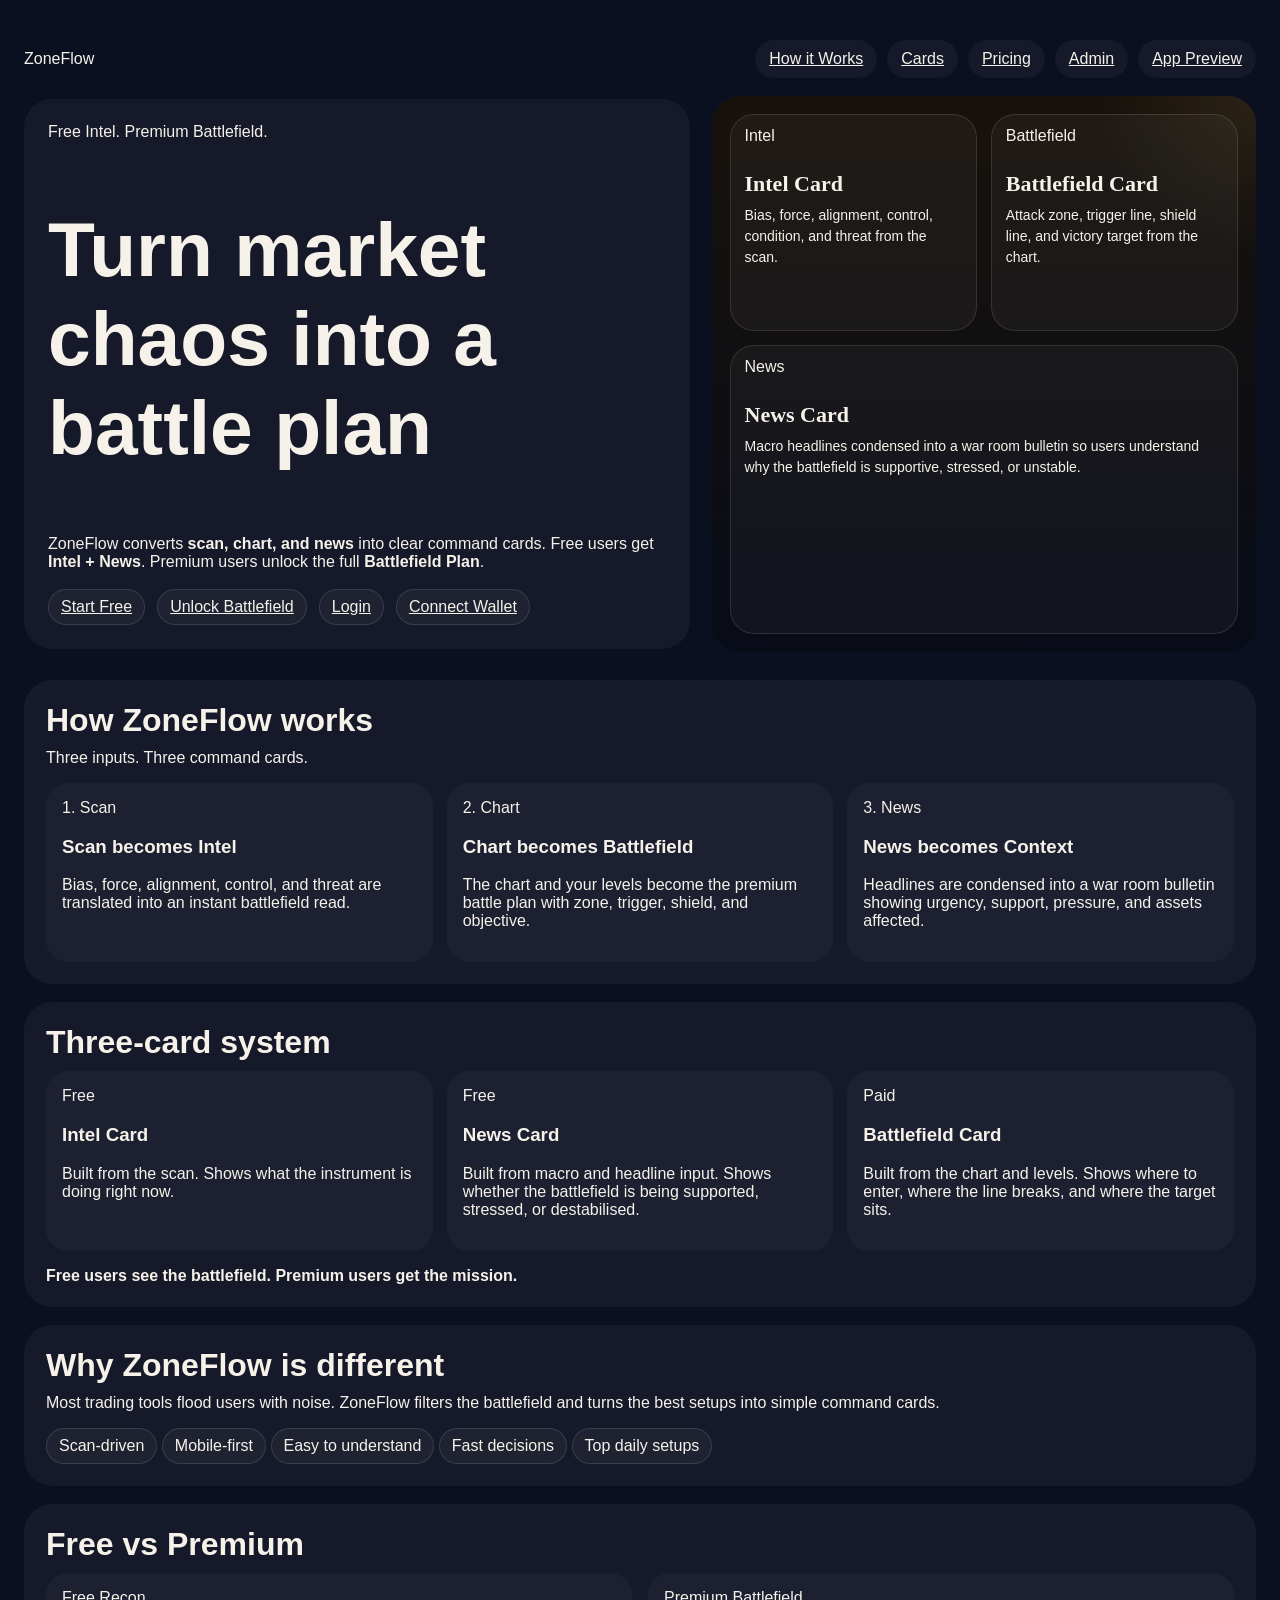
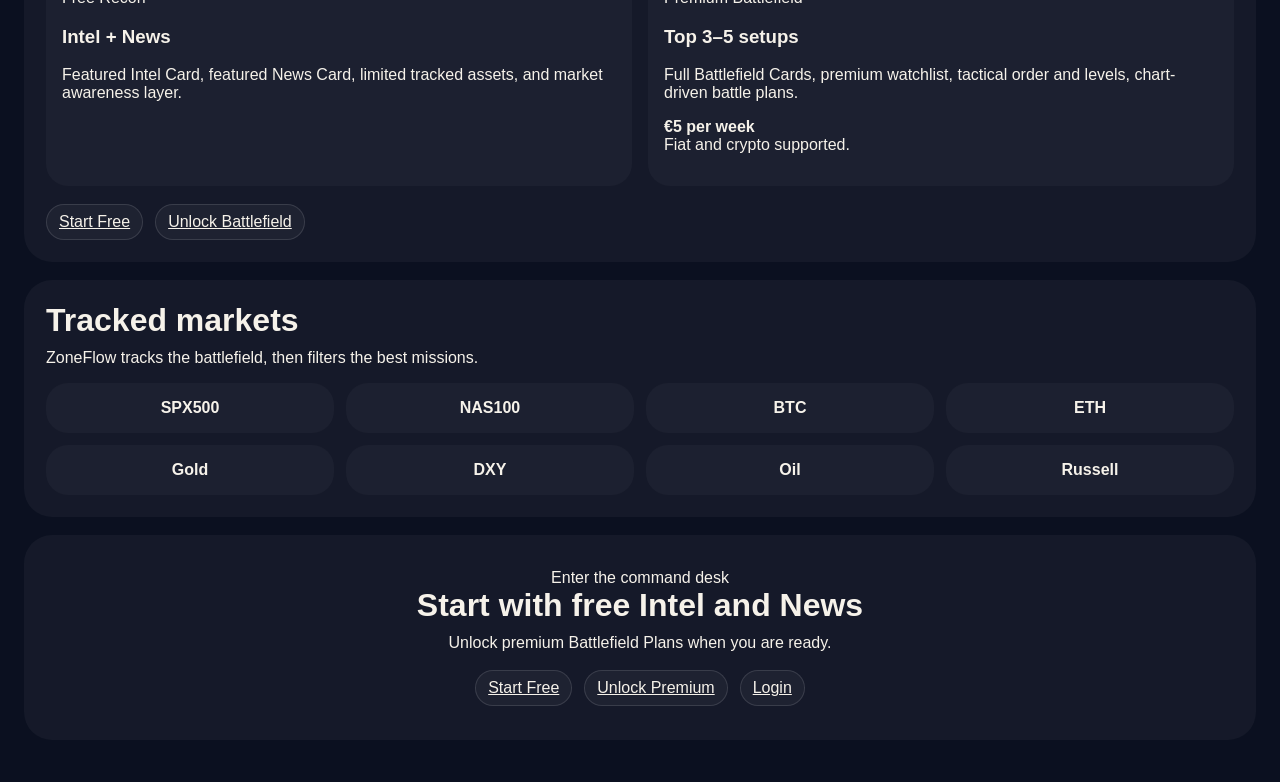
<file: index.html>
<!doctype html>
<html lang="en">
<head>
  <meta charset="utf-8">
  <meta name="viewport" content="width=device-width,initial-scale=1">
  <title>ZoneFlow</title>
  <link rel="stylesheet" href="assets/styles.css">
  <style>
    .hero{
      display:grid;grid-template-columns:1.1fr .9fr;gap:22px;align-items:center;
      margin:18px 0 28px;
    }
    .hero-panel,.section-card{
      border:1px solid var(--line);
      background:rgba(255,255,255,.04);
      border-radius:28px;
      box-shadow:var(--shadow);
    }
    .hero-panel{padding:24px}
    .hero h1{font-size:clamp(42px,6vw,78px)}
    .cta-row{display:flex;gap:12px;flex-wrap:wrap;margin-top:18px}
    .hero-art{
      min-height:520px;padding:18px;display:grid;grid-template-columns:1fr 1fr;gap:14px;
      background:
        radial-gradient(circle at top right, rgba(216,176,108,.10), transparent 20%),
        linear-gradient(180deg, rgba(24,18,12,.98), rgba(8,12,24,.98));
    }
    .mini-card{
      border:1px solid rgba(255,236,204,.12);
      border-radius:24px;overflow:hidden;position:relative;
      background:rgba(255,255,255,.04)
    }
    .mini-card .head{
      display:flex;justify-content:space-between;gap:10px;padding:12px 14px;border-bottom:1px solid var(--line)
    }
    .mini-card .body{padding:14px}
    .mini-card h3{margin:0;font-size:22px;font-family:Georgia,"Times New Roman",serif}
    .mini-card p{margin:8px 0 0;color:var(--muted);line-height:1.5;font-size:14px}
    .stack{display:grid;gap:18px}
    .section-card{padding:22px;margin:0 0 18px}
    .section-card h2{margin:0 0 10px;font-size:32px}
    .steps{display:grid;grid-template-columns:repeat(3,1fr);gap:14px}
    .step,.plan,.market{
      border:1px solid var(--line);border-radius:22px;padding:16px;background:rgba(255,255,255,.03)
    }
    .plans{display:grid;grid-template-columns:1fr 1fr;gap:16px}
    .markets{display:grid;grid-template-columns:repeat(4,1fr);gap:12px}
    .market{font-weight:700;text-align:center}
    .footer-cta{
      text-align:center;padding:34px 22px
    }
    .nav{
      display:flex;justify-content:space-between;gap:16px;align-items:center;flex-wrap:wrap;
      margin-bottom:12px
    }
    .nav-links{display:flex;gap:10px;flex-wrap:wrap}
    .nav-links a{
      padding:10px 14px;border-radius:999px;border:1px solid var(--line);background:rgba(255,255,255,.04)
    }
    @media (max-width:1100px){
      .hero,.steps,.plans,.markets,.hero-art{grid-template-columns:1fr}
      .hero-art{min-height:auto}
    }
  </style>
</head>
<body>
  <div class="wrap">
    <div class="nav">
      <div>
        <div class="eyebrow">ZoneFlow</div>
      </div>
      <div class="nav-links">
        <a href="#how">How it Works</a>
        <a href="#cards">Cards</a>
        <a href="#pricing">Pricing</a>
        <a href="admin.html">Admin</a>
        <a href="dashboard.html">App Preview</a>
      </div>
    </div>

    <section class="hero">
      <div class="hero-panel">
        <div class="eyebrow">Free Intel. Premium Battlefield.</div>
        <h1>Turn market chaos into a battle plan</h1>
        <p class="lead">
          ZoneFlow converts <strong>scan, chart, and news</strong> into clear command cards.
          Free users get <strong>Intel + News</strong>. Premium users unlock the full <strong>Battlefield Plan</strong>.
        </p>
        <div class="cta-row">
          <a class="btn primary" href="dashboard.html">Start Free</a>
          <a class="btn" href="pricing.html">Unlock Battlefield</a>
          <a class="btn" href="admin.html">Login</a>
          <a class="btn" href="admin.html">Connect Wallet</a>
        </div>
      </div>

      <div class="hero-panel hero-art">
        <div class="mini-card">
          <div class="head"><div class="card-tag"><span class="dot" style="background:var(--cyan)"></span> Intel</div></div>
          <div class="body">
            <h3>Intel Card</h3>
            <p>Bias, force, alignment, control, condition, and threat from the scan.</p>
          </div>
        </div>
        <div class="mini-card">
          <div class="head"><div class="card-tag"><span class="dot" style="background:var(--gold)"></span> Battlefield</div></div>
          <div class="body">
            <h3>Battlefield Card</h3>
            <p>Attack zone, trigger line, shield line, and victory target from the chart.</p>
          </div>
        </div>
        <div class="mini-card" style="grid-column:1 / -1; min-height:240px;">
          <div class="head"><div class="card-tag"><span class="dot" style="background:var(--amber)"></span> News</div></div>
          <div class="body">
            <h3>News Card</h3>
            <p>Macro headlines condensed into a war room bulletin so users understand why the battlefield is supportive, stressed, or unstable.</p>
          </div>
        </div>
      </div>
    </section>

    <section id="how" class="section-card">
      <h2>How ZoneFlow works</h2>
      <p class="lead" style="margin-top:0">Three inputs. Three command cards.</p>
      <div class="steps">
        <div class="step">
          <div class="eyebrow">1. Scan</div>
          <h3>Scan becomes Intel</h3>
          <p>Bias, force, alignment, control, and threat are translated into an instant battlefield read.</p>
        </div>
        <div class="step">
          <div class="eyebrow">2. Chart</div>
          <h3>Chart becomes Battlefield</h3>
          <p>The chart and your levels become the premium battle plan with zone, trigger, shield, and objective.</p>
        </div>
        <div class="step">
          <div class="eyebrow">3. News</div>
          <h3>News becomes Context</h3>
          <p>Headlines are condensed into a war room bulletin showing urgency, support, pressure, and assets affected.</p>
        </div>
      </div>
    </section>

    <section id="cards" class="section-card">
      <h2>Three-card system</h2>
      <div class="steps">
        <div class="step">
          <div class="card-tag"><span class="dot" style="background:var(--cyan)"></span> Free</div>
          <h3>Intel Card</h3>
          <p>Built from the scan. Shows what the instrument is doing right now.</p>
        </div>
        <div class="step">
          <div class="card-tag"><span class="dot" style="background:var(--amber)"></span> Free</div>
          <h3>News Card</h3>
          <p>Built from macro and headline input. Shows whether the battlefield is being supported, stressed, or destabilised.</p>
        </div>
        <div class="step">
          <div class="card-tag"><span class="dot" style="background:var(--gold)"></span> Paid</div>
          <h3>Battlefield Card</h3>
          <p>Built from the chart and levels. Shows where to enter, where the line breaks, and where the target sits.</p>
        </div>
      </div>
      <p class="lead" style="margin-bottom:0"><strong>Free users see the battlefield. Premium users get the mission.</strong></p>
    </section>

    <section class="section-card">
      <h2>Why ZoneFlow is different</h2>
      <p class="lead" style="margin-top:0">
        Most trading tools flood users with noise. ZoneFlow filters the battlefield and turns the best setups into simple command cards.
      </p>
      <div class="chips">
        <div class="chip">Scan-driven</div>
        <div class="chip">Mobile-first</div>
        <div class="chip">Easy to understand</div>
        <div class="chip">Fast decisions</div>
        <div class="chip">Top daily setups</div>
      </div>
    </section>

    <section id="pricing" class="section-card">
      <h2>Free vs Premium</h2>
      <div class="plans">
        <div class="plan">
          <div class="eyebrow">Free Recon</div>
          <h3>Intel + News</h3>
          <p>Featured Intel Card, featured News Card, limited tracked assets, and market awareness layer.</p>
        </div>
        <div class="plan">
          <div class="eyebrow">Premium Battlefield</div>
          <h3>Top 3–5 setups</h3>
          <p>Full Battlefield Cards, premium watchlist, tactical order and levels, chart-driven battle plans.</p>
          <p><strong>€5 per week</strong><br>Fiat and crypto supported.</p>
        </div>
      </div>
      <div class="cta-row">
        <a class="btn primary" href="dashboard.html">Start Free</a>
        <a class="btn good" href="pricing.html">Unlock Battlefield</a>
      </div>
    </section>

    <section class="section-card">
      <h2>Tracked markets</h2>
      <p class="lead" style="margin-top:0">ZoneFlow tracks the battlefield, then filters the best missions.</p>
      <div class="markets">
        <div class="market">SPX500</div>
        <div class="market">NAS100</div>
        <div class="market">BTC</div>
        <div class="market">ETH</div>
        <div class="market">Gold</div>
        <div class="market">DXY</div>
        <div class="market">Oil</div>
        <div class="market">Russell</div>
      </div>
    </section>

    <section class="section-card footer-cta">
      <div class="eyebrow">Enter the command desk</div>
      <h2>Start with free Intel and News</h2>
      <p class="lead" style="margin:10px auto 18px;max-width:760px">
        Unlock premium Battlefield Plans when you are ready.
      </p>
      <div class="cta-row" style="justify-content:center">
        <a class="btn primary" href="dashboard.html">Start Free</a>
        <a class="btn good" href="pricing.html">Unlock Premium</a>
        <a class="btn" href="admin.html">Login</a>
      </div>
    </section>
  </div>
</body>
</html>
</file>
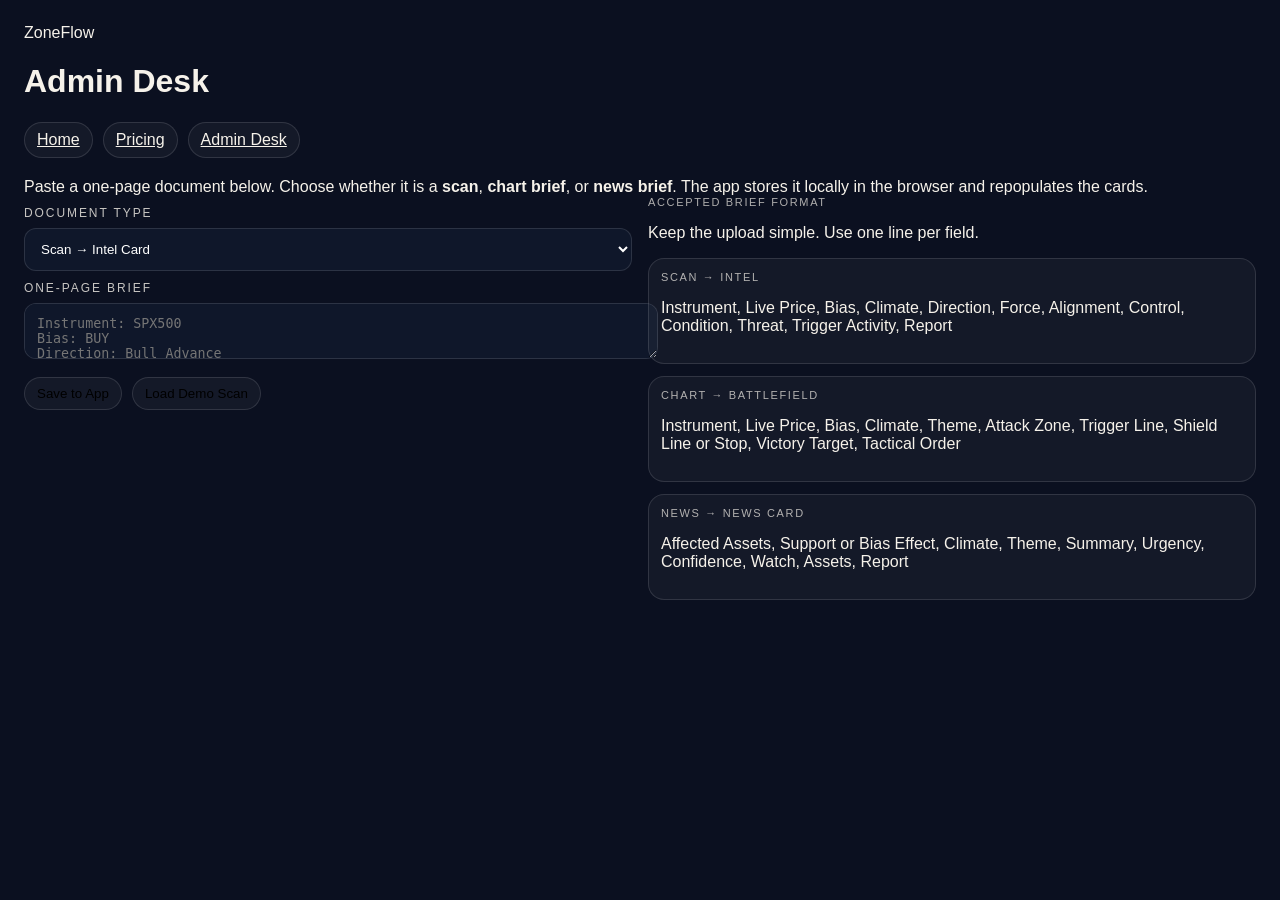
<file: admin.html>
<!doctype html><html lang='en'><head><meta charset='utf-8'><meta name='viewport' content='width=device-width,initial-scale=1'><title>Admin Desk</title><link rel='stylesheet' href='assets/styles.css'></head><body><div class='wrap'><div class='eyebrow'>ZoneFlow</div><h1>Admin Desk</h1><div class='nav'><a class='badge' href='index.html'>Home</a><a class='badge' href='pricing.html'>Pricing</a><a class='badge' href='admin.html'>Admin Desk</a></div><div class='header-card'>Paste a one-page document below. Choose whether it is a <strong>scan</strong>, <strong>chart brief</strong>, or <strong>news brief</strong>. The app stores it locally in the browser and repopulates the cards.</div><div class='grid-2'><section class='form-card'><form id='brief-form'><label for='source'>Document Type</label><select id='source'><option value='scan'>Scan → Intel Card</option><option value='chart'>Chart / Zone Brief → Battlefield Card</option><option value='news'>News Brief → News Card</option></select><label for='brief'>One-Page Brief</label><textarea id='brief' placeholder='Instrument: SPX500&#10;Bias: BUY&#10;Direction: Bull Advance'></textarea><div style='display:flex;gap:10px;flex-wrap:wrap;margin-top:14px'><button class='btn primary' type='submit'>Save to App</button><button class='btn' type='button' id='load-demo'>Load Demo Scan</button></div><div id='save-note' class='footer-note' style='margin-top:12px'></div></form></section><section class='form-card'><div class='mini'>Accepted Brief Format</div><p>Keep the upload simple. Use one line per field.</p><div class='panel'><div class='mini'>Scan → Intel</div><p>Instrument, Live Price, Bias, Climate, Direction, Force, Alignment, Control, Condition, Threat, Trigger Activity, Report</p></div><div class='panel' style='margin-top:12px'><div class='mini'>Chart → Battlefield</div><p>Instrument, Live Price, Bias, Climate, Theme, Attack Zone, Trigger Line, Shield Line or Stop, Victory Target, Tactical Order</p></div><div class='panel' style='margin-top:12px'><div class='mini'>News → News Card</div><p>Affected Assets, Support or Bias Effect, Climate, Theme, Summary, Urgency, Confidence, Watch, Assets, Report</p></div></section></div></div><script src='assets/app.js'></script></body></html>
</file>
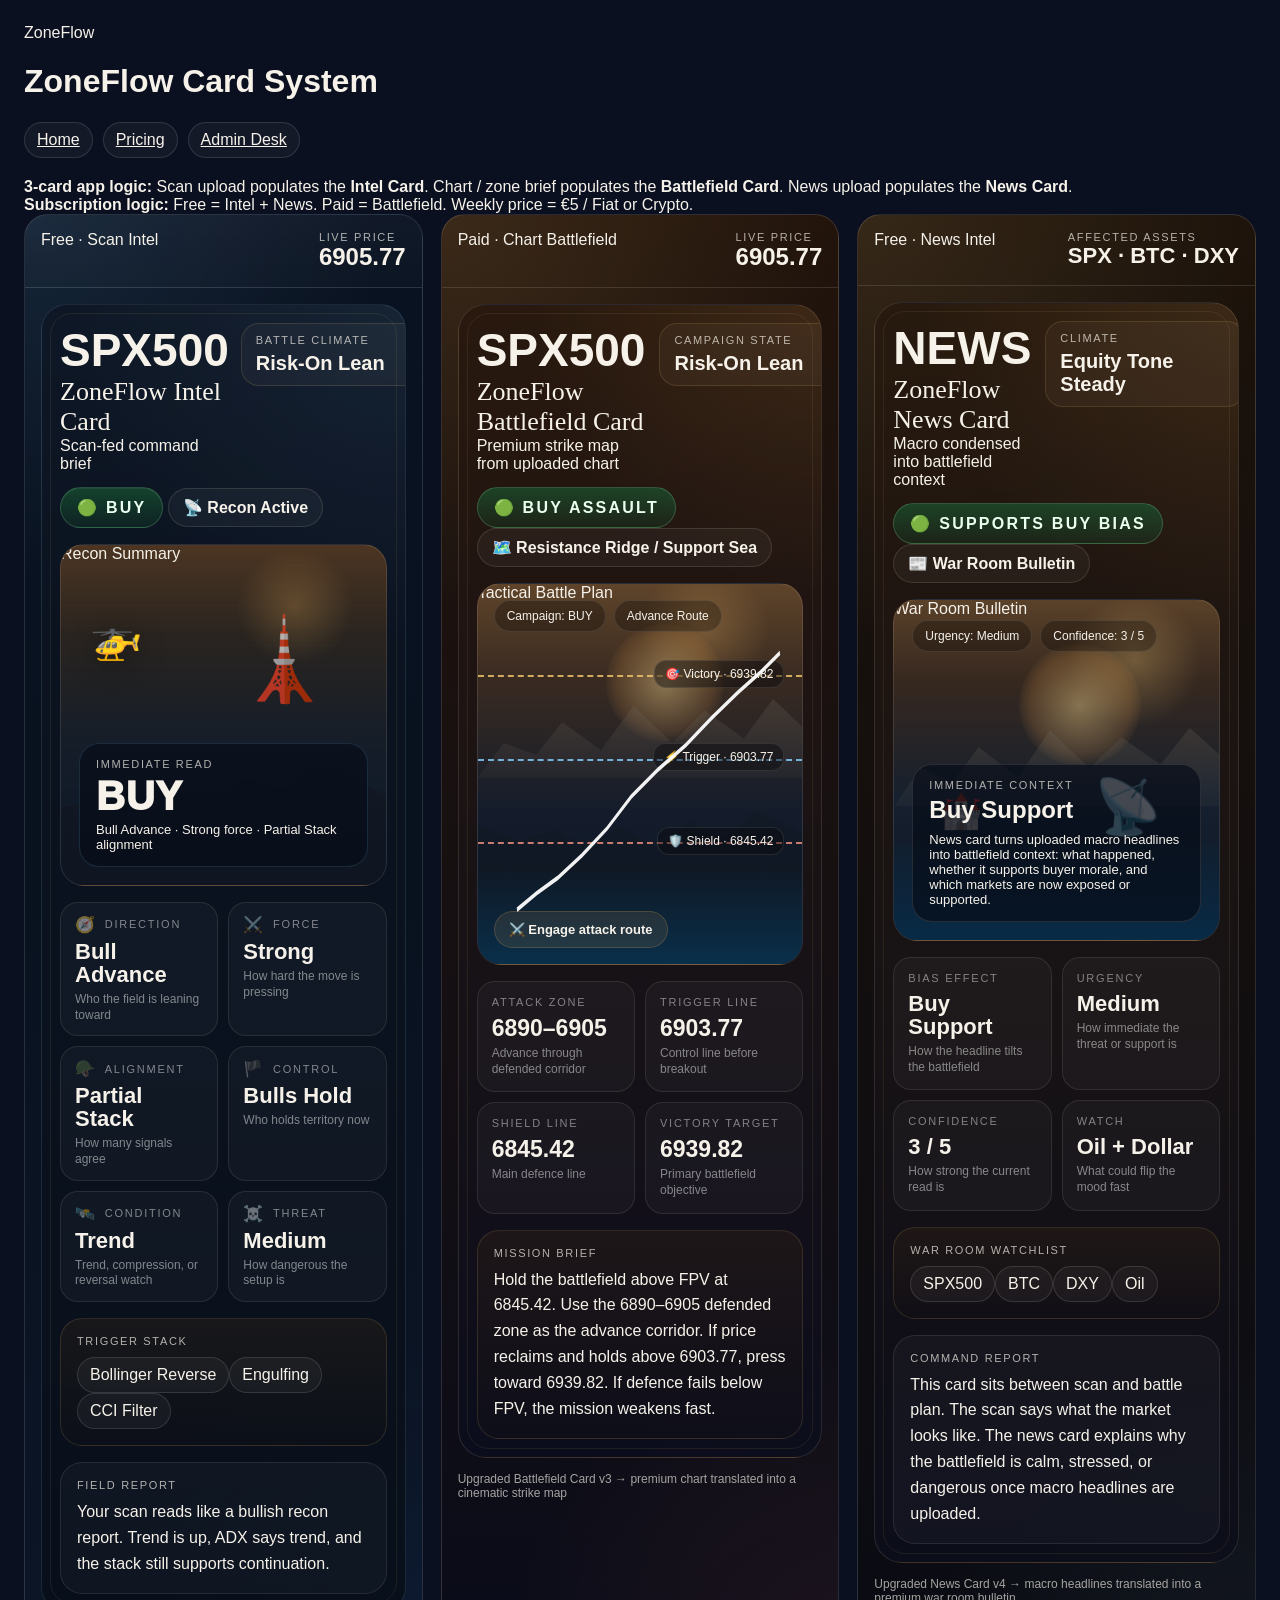
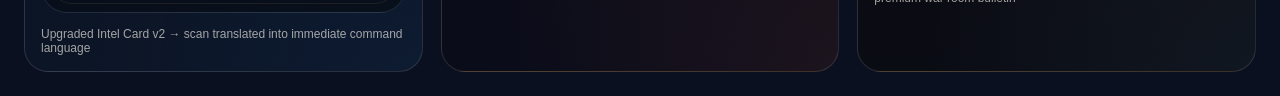
<file: dashboard.html>
<!doctype html><html lang='en'><head><meta charset='utf-8'><meta name='viewport' content='width=device-width,initial-scale=1'><title>ZoneFlow Card System</title><link rel='stylesheet' href='assets/styles.css'></head><body><div class='wrap'><div class='eyebrow'>ZoneFlow</div><h1>ZoneFlow Card System</h1><div class='nav'><a class='badge' href='index.html'>Home</a><a class='badge' href='pricing.html'>Pricing</a><a class='badge' href='admin.html'>Admin Desk</a></div><div class='header-card'><strong>3-card app logic:</strong> Scan upload populates the <strong>Intel Card</strong>. Chart / zone brief populates the <strong>Battlefield Card</strong>. News upload populates the <strong>News Card</strong>.<br><strong>Subscription logic:</strong> Free = Intel + News. Paid = Battlefield. Weekly price = €5 / Fiat or Crypto.</div><div id='deck' class='deck'></div></div><script src='assets/app.js'></script></body></html>
</file>
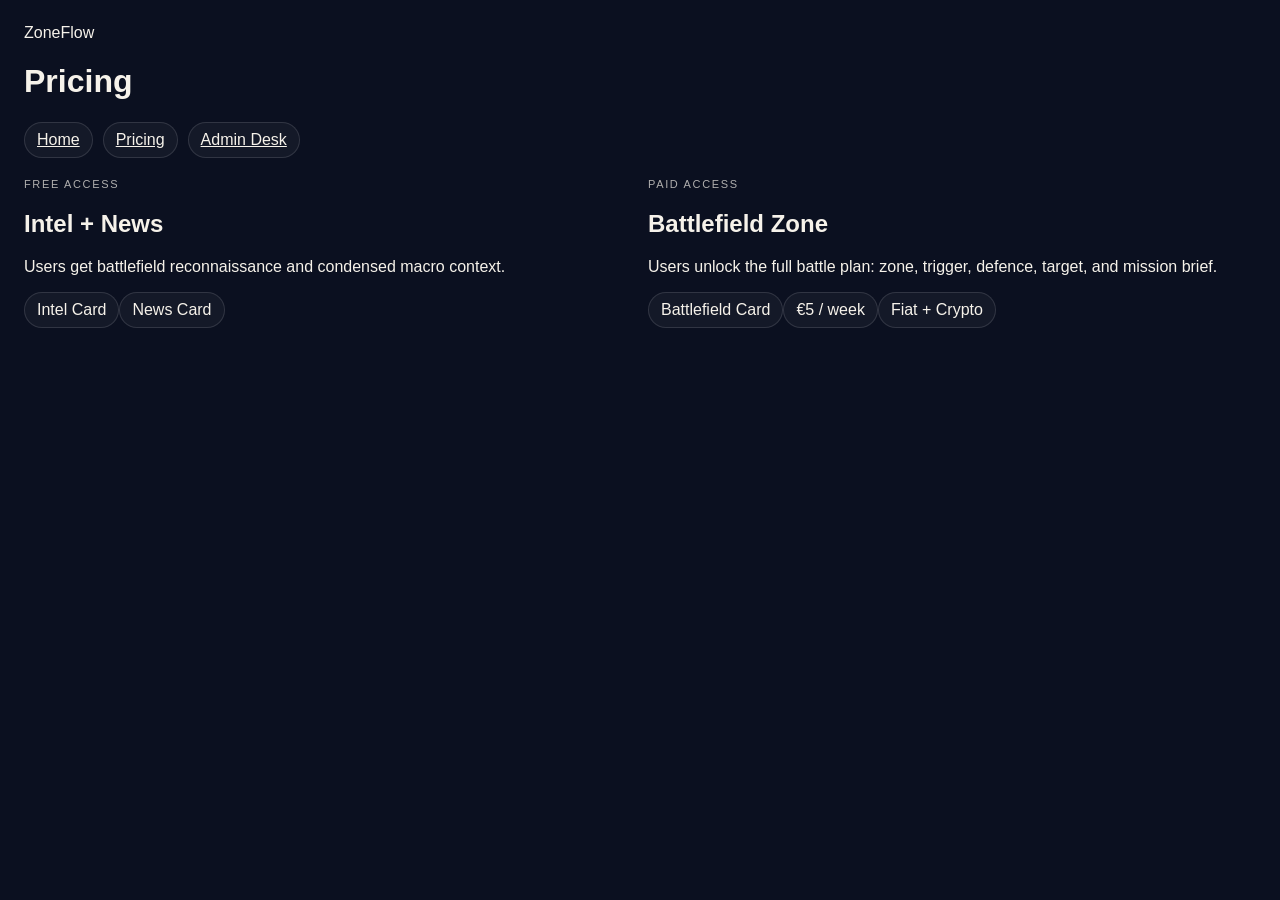
<file: pricing.html>
<!doctype html><html lang='en'><head><meta charset='utf-8'><meta name='viewport' content='width=device-width,initial-scale=1'><title>Pricing</title><link rel='stylesheet' href='assets/styles.css'></head><body><div class='wrap'><div class='eyebrow'>ZoneFlow</div><h1>Pricing</h1><div class='nav'><a class='badge' href='index.html'>Home</a><a class='badge' href='pricing.html'>Pricing</a><a class='badge' href='admin.html'>Admin Desk</a></div><div class='grid-2'><section class='hero-card'><div class='mini'>Free Access</div><h2>Intel + News</h2><p>Users get battlefield reconnaissance and condensed macro context.</p><div class='chips'><span class='chip blue'>Intel Card</span><span class='chip blue'>News Card</span></div></section><section class='hero-card'><div class='mini'>Paid Access</div><h2>Battlefield Zone</h2><p>Users unlock the full battle plan: zone, trigger, defence, target, and mission brief.</p><div class='chips'><span class='chip'>Battlefield Card</span><span class='chip'>€5 / week</span><span class='chip'>Fiat + Crypto</span></div></section></div></div><script src='assets/app.js'></script></body></html>
</file>
<file: assets/styles.css>
body{font-family:Arial,sans-serif;background:#0b1020;color:#f6f2ea;margin:0}a{color:inherit}.wrap{max-width:1400px;margin:0 auto;padding:24px}.deck{display:grid;grid-template-columns:repeat(3,1fr);gap:18px}.card{border:1px solid rgba(255,255,255,.12);border-radius:24px;overflow:hidden;background:#111827;min-height:780px}.card-header{display:flex;justify-content:space-between;padding:16px;border-bottom:1px solid rgba(255,255,255,.12)}.card-body{padding:16px;display:flex;flex-direction:column;gap:14px}.tag,.badge,.chip,.btn{display:inline-flex;align-items:center;gap:8px;padding:8px 12px;border-radius:999px;border:1px solid rgba(255,255,255,.12);background:rgba(255,255,255,.04)}.art{height:280px;border:1px solid rgba(255,255,255,.12);border-radius:18px;position:relative;overflow:hidden}.radar{background:radial-gradient(circle at center, rgba(90,180,255,.25), transparent 18%),linear-gradient(180deg,#0c213a,#08111d)}.news{background:linear-gradient(180deg,#382111,#0c1322)}.battle{background:linear-gradient(180deg,#2f2114,#0c1322)}.stats{display:grid;grid-template-columns:repeat(2,1fr);gap:10px}.stat,.panel{border:1px solid rgba(255,255,255,.12);border-radius:16px;padding:12px;background:rgba(255,255,255,.04)}.mini{font-size:11px;opacity:.7;text-transform:uppercase;letter-spacing:.15em}.symbol{font-size:46px;font-weight:800}.subtitle{font-size:26px;font-family:Georgia,serif}.price{font-size:24px;font-weight:700}.footer-note{margin-top:auto;opacity:.65;font-size:12px}.nav{display:flex;gap:10px;flex-wrap:wrap;margin:16px 0 20px}.grid-2{display:grid;grid-template-columns:1fr 1fr;gap:16px}textarea,input,select{width:100%;padding:12px;border-radius:12px;border:1px solid rgba(255,255,255,.12);background:#0f172a;color:#fff}label{display:block;margin:10px 0 8px;font-size:12px;text-transform:uppercase;letter-spacing:.16em;opacity:.8}@media(max-width:1200px){.deck,.grid-2{grid-template-columns:1fr}}


/* v2 intel upgrade */
.card.intel-upgrade{
  background:
    radial-gradient(circle at top left, rgba(134,207,255,.10), transparent 24%),
    radial-gradient(circle at bottom right, rgba(20,70,130,.12), transparent 22%),
    linear-gradient(180deg, #091221 0%, #08121f 44%, #0c1526 100%);
}
.card.intel-upgrade .card-header{
  background:linear-gradient(180deg, rgba(255,255,255,.03), rgba(255,255,255,.01));
}
.intel-shell{
  position:relative;
  border-radius:26px;
  padding:18px;
  border:1px solid rgba(173,220,255,.12);
  background:
    radial-gradient(circle at top right, rgba(134,207,255,.08), transparent 25%),
    linear-gradient(180deg, rgba(14,22,36,.82), rgba(8,15,26,.92));
  overflow:hidden;
}
.intel-shell::before{
  content:"";
  position:absolute; inset:8px;
  border:1px solid rgba(216,176,108,.10);
  border-radius:22px;
  pointer-events:none;
}
.intel-title-row{
  display:flex;justify-content:space-between;gap:12px;align-items:flex-start;
}
.intel-banner-main{
  display:inline-flex;align-items:center;gap:10px;
  padding:10px 16px;border-radius:999px;
  border:1px solid rgba(236,142,127,.20);
  background:linear-gradient(180deg, rgba(110,19,22,.70), rgba(84,19,22,.35));
  color:#ffe4df;font-weight:900;letter-spacing:.14em;text-transform:uppercase;
  box-shadow:inset 0 1px 0 rgba(255,255,255,.05);
}
.intel-banner-main.buy{
  border-color:rgba(141,227,162,.22);
  background:linear-gradient(180deg, rgba(25,94,52,.62), rgba(20,63,39,.34));
  color:#eaffef;
}
.intel-price-box{
  padding:10px 14px;border-radius:18px;min-width:158px;
  border:1px solid rgba(216,176,108,.16);
  background:rgba(255,232,198,.04);
}
.intel-scene{
  position:relative;height:340px;border-radius:24px;overflow:hidden;
  border:1px solid rgba(255,231,203,.12);
  background:
    radial-gradient(circle at 72% 18%, rgba(255,189,93,.22), transparent 16%),
    linear-gradient(180deg, #4c3522 0%, #2a241f 26%, #151d29 58%, #0b1626 100%);
}
.intel-scene .drone{
  position:absolute;left:9%;top:20%;
  font-size:42px;filter:drop-shadow(0 6px 14px rgba(0,0,0,.4));
}
.intel-scene .tower{
  position:absolute;right:16%;top:20%;font-size:80px;opacity:.72;
}
.intel-scene .hill{
  position:absolute;left:0;right:0;bottom:0;height:62%;
  background:linear-gradient(180deg, rgba(36,32,28,.04), rgba(16,21,31,.74));
  clip-path:polygon(0 100%,0 63%,15% 59%,24% 69%,32% 56%,46% 62%,57% 49%,68% 55%,80% 39%,100% 58%,100% 100%);
}
.intel-scan-lines{
  position:absolute;inset:0;
  background:linear-gradient(180deg, rgba(255,255,255,.04) 1px, transparent 1px);
  background-size:100% 20px; opacity:.22;
}
.intel-readout{
  position:absolute;left:18px;right:18px;bottom:18px;
  padding:14px 16px;border-radius:20px;
  background:rgba(7,13,24,.66);
  border:1px solid rgba(134,207,255,.14);
}
.intel-big-bias{
  font-size:40px;font-weight:950;line-height:1;margin-top:6px;letter-spacing:.02em;
}
.intel-grid{
  display:grid;grid-template-columns:1fr 1fr;gap:10px;
}
.intel-stat{
  border:1px solid rgba(255,233,204,.10);
  border-radius:18px;padding:12px 14px;
  background:rgba(255,255,255,.03);
}
.intel-stat .icon{
  font-size:16px;margin-right:8px;opacity:.92
}
.intel-stat .top{
  display:flex;align-items:center;
  font-size:11px;letter-spacing:.16em;text-transform:uppercase;color:rgba(255,255,255,.48)
}
.intel-stat .main{
  margin-top:6px;font-size:22px;font-weight:850;line-height:1.05
}
.intel-stat .sub{
  margin-top:6px;font-size:12px;color:rgba(255,255,255,.48);line-height:1.3
}
.intel-trigger-panel{
  border:1px solid rgba(216,176,108,.16);
  background:linear-gradient(180deg, rgba(63,43,22,.28), rgba(22,18,16,.20));
  border-radius:22px;padding:16px;
}
.intel-report{
  border:1px solid rgba(255,231,203,.10);
  border-radius:22px;padding:16px;
  background:rgba(255,255,255,.03);
}
.intel-report p{margin:8px 0 0;line-height:1.62}
.intel-ribbon{
  display:inline-flex;align-items:center;gap:10px;
  padding:9px 14px;border-radius:999px;
  border:1px solid rgba(255,232,198,.12);background:rgba(255,255,255,.04);
  font-weight:700;
}



/* v3 battlefield upgrade */
.card.battle-upgrade{
  background:
    radial-gradient(circle at top left, rgba(216,176,108,.14), transparent 26%),
    radial-gradient(circle at bottom right, rgba(255,120,80,.08), transparent 22%),
    linear-gradient(180deg, rgba(34,20,11,.98), rgba(10,12,26,.98));
}
.battle-shell{
  position:relative;
  border-radius:28px;
  padding:18px;
  border:1px solid rgba(255,229,196,.12);
  background:
    radial-gradient(circle at top right, rgba(255,190,92,.10), transparent 24%),
    linear-gradient(180deg, rgba(40,24,14,.90), rgba(12,14,29,.94));
  overflow:hidden;
}
.battle-shell::before{
  content:"";
  position:absolute; inset:8px;
  border:1px solid rgba(216,176,108,.10);
  border-radius:22px;
  pointer-events:none;
}
.battle-top{
  display:flex;justify-content:space-between;gap:14px;align-items:flex-start;
}
.battle-bias-banner{
  display:inline-flex;align-items:center;gap:10px;
  padding:10px 16px;border-radius:999px;
  border:1px solid rgba(236,142,127,.24);
  background:linear-gradient(180deg, rgba(110,19,22,.70), rgba(84,19,22,.35));
  color:#ffe6df;font-weight:900;letter-spacing:.14em;text-transform:uppercase;
}
.battle-bias-banner.buy{
  border-color:rgba(141,227,162,.24);
  background:linear-gradient(180deg, rgba(25,94,52,.62), rgba(20,63,39,.34));
  color:#eaffef;
}
.battle-price-box{
  padding:10px 14px;border-radius:18px;min-width:158px;
  border:1px solid rgba(216,176,108,.16);
  background:rgba(255,232,198,.04);
}
.battle-map-upgrade{
  position:relative;height:380px;border-radius:24px;overflow:hidden;margin-top:16px;
  border:1px solid rgba(255,230,201,.12);
  background:
    radial-gradient(circle at 70% 12%, rgba(255,195,105,.24), transparent 16%),
    linear-gradient(180deg, #5f442a 0%, #3a2b21 24%, #141c2b 60%, #0b1626 100%);
}
.battle-map-upgrade .sun{
  position:absolute;right:78px;top:40px;width:118px;height:118px;border-radius:50%;
  background:radial-gradient(circle, rgba(255,220,145,.42), rgba(255,176,84,.14) 58%, transparent 74%);
}
.battle-map-upgrade .mountains{
  position:absolute;left:0;right:0;top:78px;height:116px;
  background:linear-gradient(180deg, rgba(125,116,104,.28), rgba(125,116,104,.08));
  clip-path:polygon(0 100%,8% 70%,18% 80%,26% 52%,38% 76%,48% 38%,60% 70%,70% 42%,82% 66%,91% 32%,100% 56%,100% 100%);
}
.battle-map-upgrade .terrain{
  position:absolute;left:0;right:0;bottom:0;height:72%;
  background:linear-gradient(180deg, rgba(40,34,24,.06), rgba(13,21,31,.74));
  clip-path:polygon(0 100%,0 49%,13% 55%,24% 51%,33% 57%,44% 50%,56% 58%,65% 48%,76% 54%,86% 44%,100% 52%,100% 100%);
}
.battle-map-upgrade .support-sea{
  position:absolute;left:0;right:0;bottom:0;height:92px;
  background:linear-gradient(180deg, rgba(0,120,190,.02), rgba(0,140,220,.22));
}
.battle-map-upgrade .route{
  position:absolute;left:44%;top:28%;width:4px;height:250px;background:transparent;
}
.route-svg{
  position:absolute;inset:0;width:100%;height:100%;
}
.battle-line{
  position:absolute;left:0;right:0;height:0;border-top:2px dashed rgba(255,255,255,.16);
}
.battle-line.gold{border-top-color:rgba(240,195,109,.84)}
.battle-line.blue{border-top-color:rgba(134,207,255,.82)}
.battle-line.red{border-top-color:rgba(236,142,127,.84)}
.battle-label{
  position:absolute;right:16px;padding:6px 10px;border-radius:12px;font-size:12px;
  border:1px solid rgba(255,255,255,.10);background:rgba(10,10,14,.46);
}
.battle-pill{
  position:absolute;left:16px;bottom:16px;padding:10px 14px;border-radius:999px;
  border:1px solid rgba(255,178,92,.18);background:rgba(255,178,92,.10);font-weight:700;font-size:13px;
}
.battle-readout{
  position:absolute;left:16px;top:16px;display:flex;gap:8px;flex-wrap:wrap
}
.battle-readout .tag{
  padding:8px 12px;border-radius:999px;border:1px solid rgba(255,255,255,.10);background:rgba(0,0,0,.28);font-size:12px
}
.battle-metrics{
  display:grid;grid-template-columns:1fr 1fr;gap:10px;margin-top:16px;
}
.battle-stat{
  border:1px solid rgba(255,233,204,.10);
  border-radius:18px;padding:14px;background:rgba(255,255,255,.03);
}
.battle-stat .t{font-size:11px;letter-spacing:.16em;text-transform:uppercase;color:rgba(255,255,255,.46)}
.battle-stat .v{margin-top:8px;font-size:23px;font-weight:900;line-height:1.05}
.battle-stat .s{margin-top:6px;font-size:12px;color:rgba(255,255,255,.48);line-height:1.3}
.battle-order-panel{
  border:1px solid rgba(216,176,108,.16);
  background:linear-gradient(180deg, rgba(63,43,22,.28), rgba(22,18,16,.20));
  border-radius:22px;padding:16px;margin-top:16px;
}


/* v4 news upgrade */
.card.news-upgrade{
  background:
    radial-gradient(circle at top left, rgba(216,176,108,.14), transparent 28%),
    radial-gradient(circle at bottom right, rgba(134,207,255,.06), transparent 22%),
    linear-gradient(180deg, rgba(28,18,10,.98), rgba(10,12,20,.98));
}
.news-shell{
  position:relative;
  border-radius:28px;
  padding:18px;
  border:1px solid rgba(255,231,203,.12);
  background:
    radial-gradient(circle at top right, rgba(255,189,93,.10), transparent 24%),
    linear-gradient(180deg, rgba(39,25,14,.90), rgba(12,14,26,.94));
  overflow:hidden;
}
.news-shell::before{
  content:"";
  position:absolute; inset:8px;
  border:1px solid rgba(216,176,108,.10);
  border-radius:22px;
  pointer-events:none;
}
.news-top{
  display:flex;justify-content:space-between;gap:14px;align-items:flex-start;
}
.news-price-box{
  padding:10px 14px;border-radius:18px;min-width:170px;
  border:1px solid rgba(216,176,108,.16);
  background:rgba(255,232,198,.04);
}
.news-scene-upgrade{
  position:relative;height:340px;border-radius:24px;overflow:hidden;margin-top:16px;
  border:1px solid rgba(255,231,203,.12);
  background:
    radial-gradient(circle at 74% 18%, rgba(255,212,126,.26), transparent 18%),
    linear-gradient(180deg, #5a4129 0%, #36281f 24%, #16202e 58%, #0a1525 100%);
}
.news-scene-upgrade .war-sun{
  position:absolute;right:78px;top:44px;width:122px;height:122px;border-radius:50%;
  background:radial-gradient(circle, rgba(255,220,145,.42), rgba(255,176,84,.16) 58%, transparent 74%);
}
.news-scene-upgrade .mountains{
  position:absolute;left:0;right:0;top:88px;height:118px;
  background:linear-gradient(180deg, rgba(125,116,104,.28), rgba(125,116,104,.08));
  clip-path:polygon(0 100%,8% 68%,18% 80%,26% 50%,38% 76%,48% 36%,60% 68%,70% 42%,82% 65%,91% 34%,100% 56%,100% 100%);
}
.news-scene-upgrade .war-room{
  position:absolute;left:18px;top:20px;display:flex;gap:8px;flex-wrap:wrap
}
.news-scene-upgrade .war-room .tag{
  padding:8px 12px;border-radius:999px;border:1px solid rgba(255,255,255,.10);background:rgba(0,0,0,.28);font-size:12px
}
.news-scene-upgrade .towers{
  position:absolute;left:14%;bottom:32%;font-size:34px;opacity:.85
}
.news-scene-upgrade .signal{
  position:absolute;right:18%;bottom:30%;font-size:54px;opacity:.85
}
.news-scene-upgrade .sea{
  position:absolute;left:0;right:0;bottom:0;height:98px;
  background:linear-gradient(180deg, rgba(0,120,190,.02), rgba(0,140,220,.18));
}
.news-bulletin{
  position:absolute;left:18px;right:18px;bottom:18px;
  padding:14px 16px;border-radius:20px;
  background:rgba(7,13,24,.68);
  border:1px solid rgba(255,231,203,.12);
}
.news-bulletin .headline{
  font-size:24px;font-weight:900;line-height:1.1;margin-top:6px
}
.news-grid{
  display:grid;grid-template-columns:1fr 1fr;gap:10px;margin-top:16px;
}
.news-stat{
  border:1px solid rgba(255,233,204,.10);
  border-radius:18px;padding:14px;background:rgba(255,255,255,.03);
}
.news-stat .t{font-size:11px;letter-spacing:.16em;text-transform:uppercase;color:rgba(255,255,255,.46)}
.news-stat .v{margin-top:8px;font-size:22px;font-weight:900;line-height:1.05}
.news-stat .s{margin-top:6px;font-size:12px;color:rgba(255,255,255,.48);line-height:1.3}
.news-assets-panel{
  border:1px solid rgba(216,176,108,.16);
  background:linear-gradient(180deg, rgba(63,43,22,.28), rgba(22,18,16,.20));
  border-radius:22px;padding:16px;margin-top:16px;
}
.news-report-panel{
  border:1px solid rgba(255,231,203,.10);
  border-radius:22px;padding:16px;background:rgba(255,255,255,.03);margin-top:16px;
}
</file>
